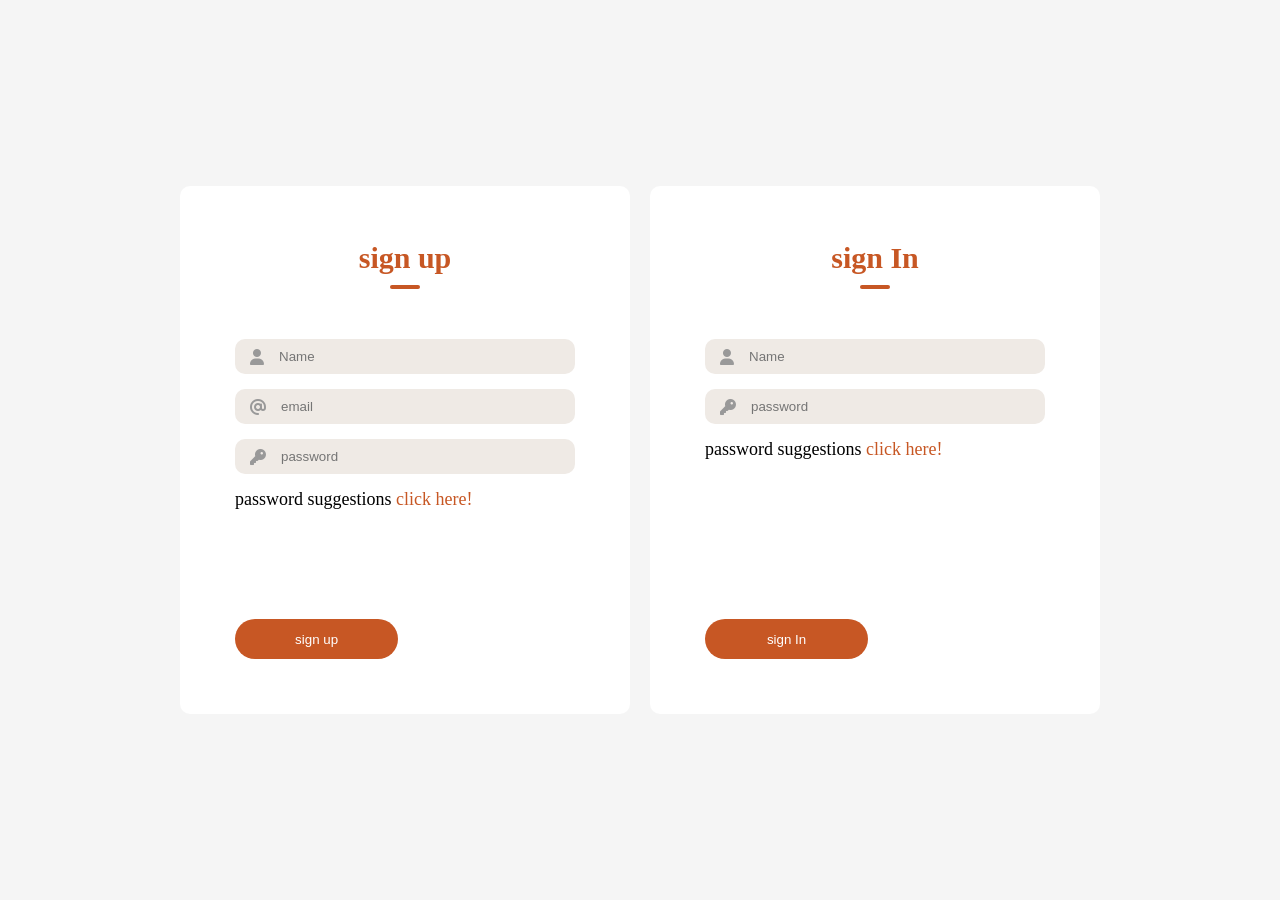
<file: login-pag.html>
<!DOCTYPE html>
<html lang="en">

<head>
    <meta charset="UTF-8">
    <meta name="viewport" content="width=device-width, initial-scale=1.0">
    <title>Belly-Roy -LoginPage</title>
    <link rel="stylesheet" href="login.css">
    <link rel="icon" href="images/image.png">
    <link rel="stylesheet" href="https://cdnjs.cloudflare.com/ajax/libs/font-awesome/6.5.2/css/all.min.css">
</head>

<body>
    <div class="contaner">
        <div class="form-box">
            <h1 class="title">sign up</h1>
            <div class="underline"></div>
            <form id="form">
                <div class="input-group">
                    <div class="input-field Namefield">
                        <i class="fa-solid fa-user"></i>
                        <input type="text" placeholder="Name" id="name">
                        <span id="nameerror" ></span>
                    </div>
                    <div class="input-field">
                        <i class="fa-solid fa-at"></i>
                        <input type="email" placeholder="email" id="email">
                        <span id="emailerror"></span>
                    </div>
                    <div class="input-field">
                        <i class="fa-solid fa-key"></i>
                        <input type="password" placeholder="password" id="password">
                        <span id="passworderror"></span>
                    </div>
                    <p><span class="text">password suggestions</span>
                        <a>click here!</a></p>
                </div>
                <div class="btn-field">
                    <button type="button" class="signupbtn" id="btnsign-htm">sign up</button>
                    <!-- <button type="button" class="disable signinbtn ">sign in</button> -->
                </div>
            </form>
        </div>
        <div class="form-box" style="margin-left: 20px;">
            <h1 class="title"> sign In</h1>
            <div class="underline"></div>
            <form id="form">
                <div class="input-group">
                    <div class="input-field Namefield">
                        <i class="fa-solid fa-user"></i>
                        <input type="text" placeholder="Name" id="signin-name">
                        <span id="namearr" ></span>
                        
                    </div>
                    <div class="input-field">
                        <i class="fa-solid fa-key"></i>
                        <input type="password" placeholder="password" id="signin-password">
                        <span id="passwordarr"></span>
                    </div>
                    <p><span class="text">password suggestions</span>
                        <a>click here!</a></p>
                </div>
                <div class="btn-field">
                    <button type="button" class="signupbtn" id="btnsignn-htm">sign In</button>
                </div>
            </form>
        </div>
    </div>
    <script src="login.js"></script>
</body>

</html>
</file>
<file: login.css>
*
{
    margin: 0%;
    padding: 0%;
    box-sizing: border-box;
}
.contaner
{
    width: 100%;
    height: 100vh;
    background-color: whitesmoke;
   background-position: center;
   background-size: cover;
   display: flex;
   justify-content: center;
   align-items: center;
}
.form-box
{
    width: 90%;
    max-width: 450px;
    min-width: 350px;
    background-color: #fff;
    padding: 55px;
    text-align: center;
    border-radius: 10px;

}
.form-box h1
{
   font-size: 30px;
   color: #C75724; 
}
.form-box .underline
{
  width: 30px;
  height: 4px;
  background-color: #C75724;
  margin: 10px auto 50px auto;
  border-radius: 5px;
  transition: transform .5s;
}
.input-field
{
    background-color: #EFEAE5;;
    margin: 15px 0;
    border-radius: 10px;
    display: flex;
    align-items: center;
    max-height:60px;
    transition: max-height 0.5s;
    overflow: hidden;
}
.input-field input
{
    width: 100%;
    background: transparent;
    border: 0;
    outline: 0;
    padding: 10px 15px;
}
.input-field i
{
    margin-left: 15px;
    color: #999;
}
form p
{
    text-align: left;
    font-size: 18px;

}
#nameerror,#emailerror,#passworderror
{
   width: 100%;
}
#namearr,#passwordarr
{
    width: 100%;
}
form p a{
    text-decoration: none;
    color: #C75724;
}
.btn-field
{
    width: 100%;
    display: flex;
    justify-content: space-between;
}
.btn-field button
{
   flex-basis: 48%;
   background-color: #C75724;
   color: white;
   height: 40px;
   border-radius: 20px;
   border: 0;
   outline: 0;
   cursor: pointer;
   /* transition: background 1s; */
}
.input-group
{
   height: 280px; 
}
button.disable
{
    background: #eaeaea;
    color: #999;
}
</file>
